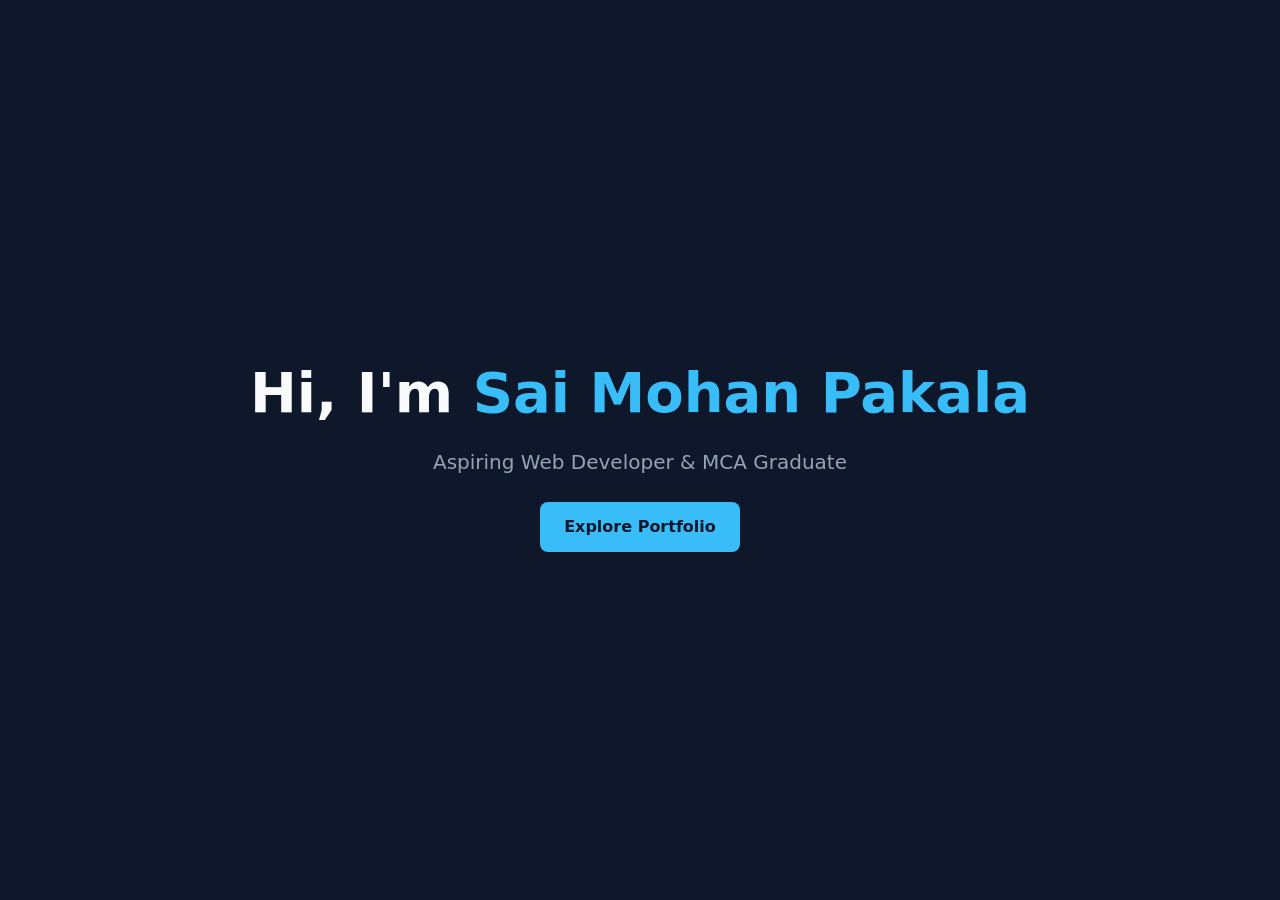
<file: index.html>
<!DOCTYPE html>
<html lang="en">
<head>
  <meta charset="UTF-8">
  <meta name="viewport" content="width=device-width, initial-scale=1.0">
  <title>Sai Mohan Pakala - Welcome</title>
  <link rel="stylesheet" href="style.css">
</head>
<body>

  <header class="hero-section">
    <div class="fade-in-up">
      <h1 class="animated-title">Hi, I'm <span class="highlight">Sai Mohan Pakala</span></h1>
      <p class="subtitle">Aspiring Web Developer & MCA Graduate</p>
      <a href="portfolio.html" class="btn">Explore Portfolio</a>
    </div>
  </header>
  

</body>
</html>
</file>
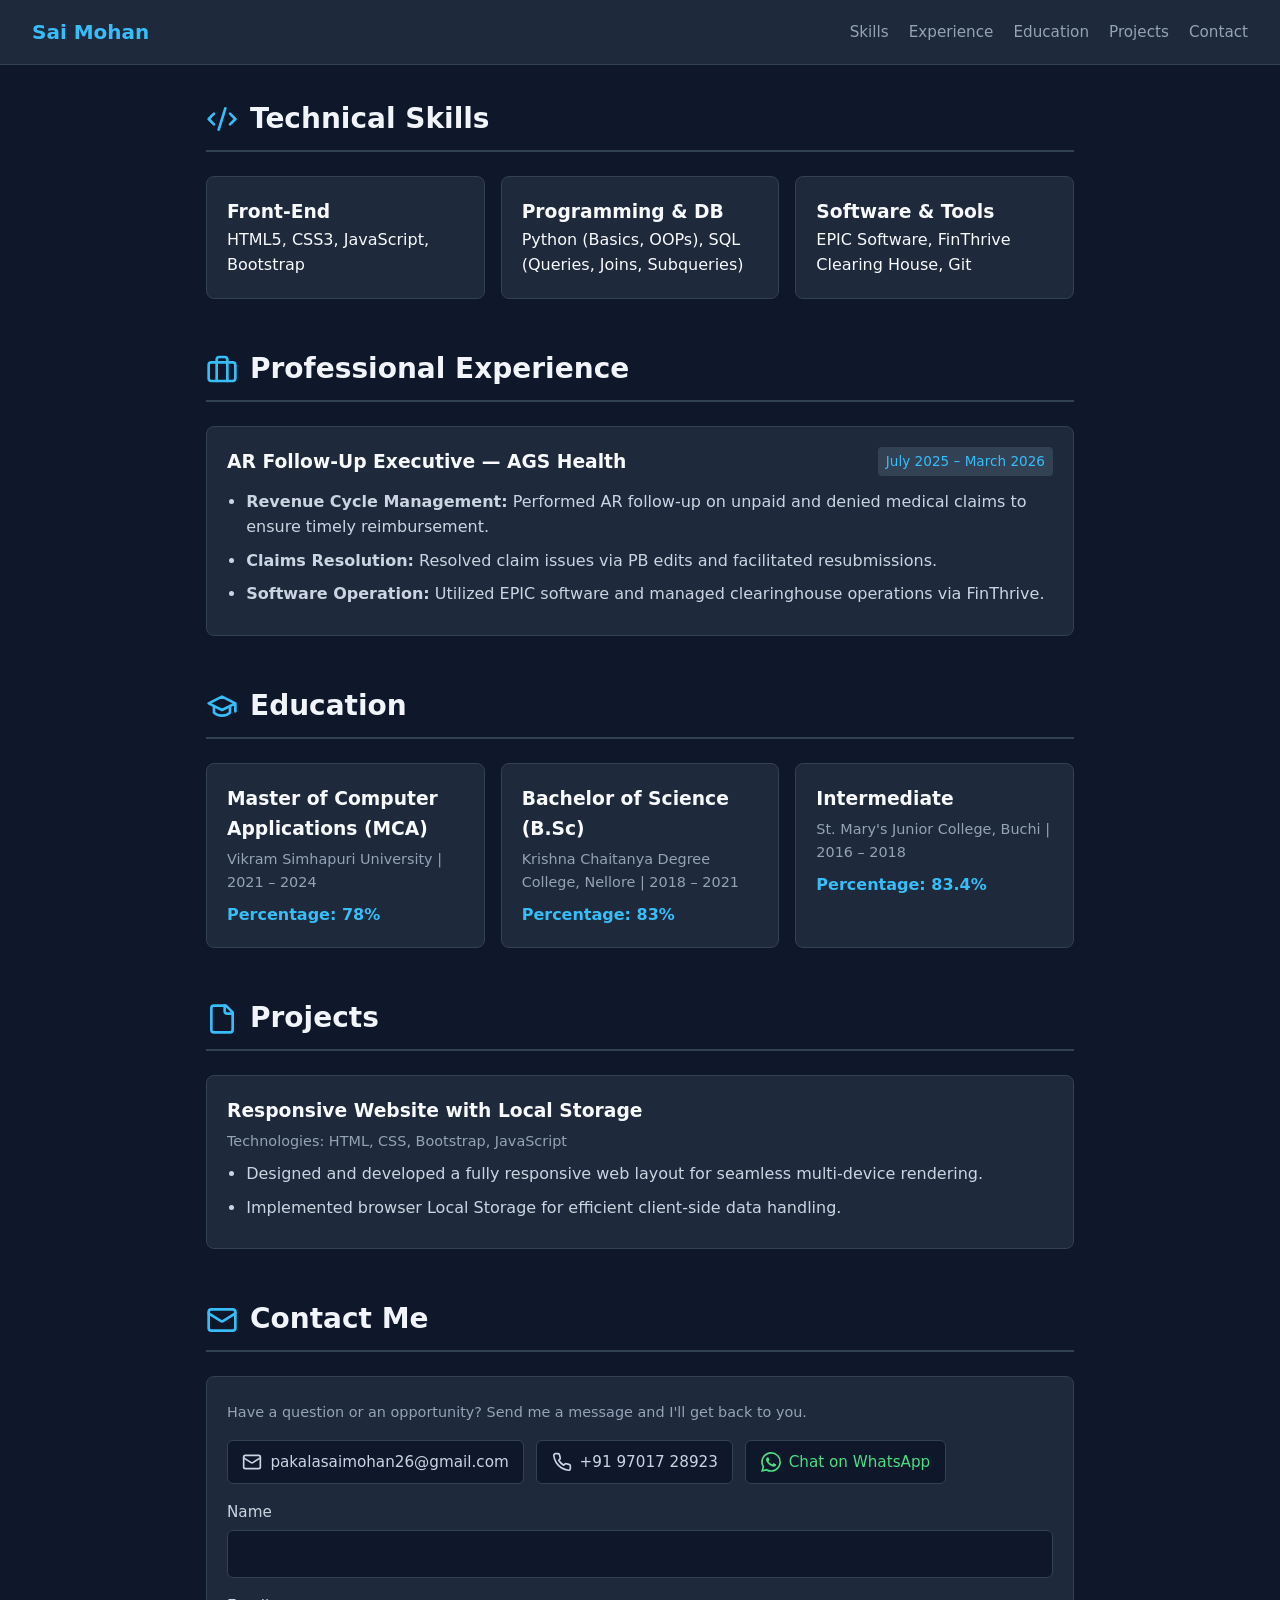
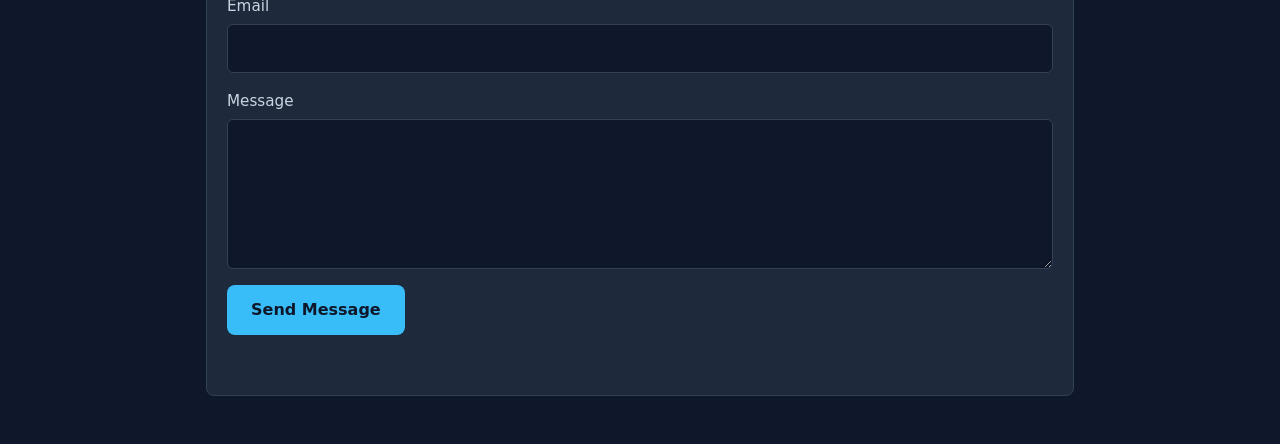
<file: portfolio.html>
<!DOCTYPE html>
<html lang="en">
<head>
  <meta charset="UTF-8">
  <meta name="viewport" content="width=device-width, initial-scale=1.0">
  <title>Sai Mohan Pakala - Portfolio</title>
  <link rel="stylesheet" href="style.css">                           
</head>
<body class="portfolio-body">

  <nav class="navbar">
    <a href="index.html" class="logo">Sai Mohan</a>
    <div class="nav-links">
      <a href="#skills">Skills</a>
      <a href="#experience">Experience</a>
      <a href="#education">Education</a>
      <a href="#projects">Projects</a>
      <a href="#contact">Contact</a>
    </div>
  </nav>

  <main class="container">

    <!-- SKILLS SECTION -->
    <section id="skills" class="section">
      <div class="section-title">
        <svg xmlns="http://www.w3.org/2000/svg" width="32" height="32" viewBox="0 0 24 24" fill="none" stroke="#38bdf8" stroke-width="2" stroke-linecap="round" stroke-linejoin="round"><path d="m18 16 4-4-4-4"/><path d="m6 8-4 4 4 4"/><path d="m14.5 4-5 16"/></svg>
        <h2>Technical Skills</h2>
      </div>

      <div class="skills-grid">
        <div class="card">
          <h3>Front-End</h3>
          <p>HTML5, CSS3, JavaScript, Bootstrap</p>
        </div>
        <div class="card">
          <h3>Programming & DB</h3>
          <p>Python (Basics, OOPs), SQL (Queries, Joins, Subqueries)</p>
        </div>
        <div class="card">
          <h3>Software & Tools</h3>
          <p>EPIC Software, FinThrive Clearing House, Git</p>
        </div>
      </div>
    </section>

    <!-- EXPERIENCE SECTION -->
    <section id="experience" class="section">
      <div class="section-title">
        <svg xmlns="http://www.w3.org/2000/svg" width="32" height="32" viewBox="0 0 24 24" fill="none" stroke="#38bdf8" stroke-width="2" stroke-linecap="round" stroke-linejoin="round"><rect width="20" height="14" x="2" y="7" rx="2" ry="2"/><path d="M16 21V5a2 2 0 0 0-2-2h-4a2 2 0 0 0-2 2v16"/></svg>
        <h2>Professional Experience</h2>
      </div>

      <div class="card card-wide">
        <div class="card-header">
          <h3>AR Follow-Up Executive — AGS Health</h3>
          <span class="badge">July 2025 – March 2026</span>
        </div>
        <ul>
          <li><strong>Revenue Cycle Management:</strong> Performed AR follow-up on unpaid and denied medical claims to ensure timely reimbursement.</li>
          <li><strong>Claims Resolution:</strong> Resolved claim issues via PB edits and facilitated resubmissions.</li>
          <li><strong>Software Operation:</strong> Utilized EPIC software and managed clearinghouse operations via FinThrive.</li>
        </ul>
      </div>
    </section>

    <!-- EDUCATION SECTION -->
    <section id="education" class="section">
      <div class="section-title">
        <svg xmlns="http://www.w3.org/2000/svg" width="32" height="32" viewBox="0 0 24 24" fill="none" stroke="#38bdf8" stroke-width="2" stroke-linecap="round" stroke-linejoin="round"><path d="M22 10v6M2 10l10-5 10 5-10 5z"/><path d="M6 12v5c3 3 9 3 12 0v-5"/></svg>
        <h2>Education</h2>
      </div>

      <div class="timeline">
        <div class="card">
          <h3>Master of Computer Applications (MCA)</h3>
          <p class="subtitle-text">Vikram Simhapuri University | 2021 – 2024</p>
          <p class="score">Percentage: 78%</p>
        </div>
        <div class="card">
          <h3>Bachelor of Science (B.Sc)</h3>
          <p class="subtitle-text">Krishna Chaitanya Degree College, Nellore | 2018 – 2021</p>
          <p class="score">Percentage: 83%</p>
        </div>
        <div class="card">
          <h3>Intermediate</h3>
          <p class="subtitle-text">St. Mary's Junior College, Buchi | 2016 – 2018</p>
          <p class="score">Percentage: 83.4%</p>
        </div>
      </div>
    </section>

    <!-- PROJECTS SECTION -->
    <section id="projects" class="section">
      <div class="section-title">
        <svg xmlns="http://www.w3.org/2000/svg" width="32" height="32" viewBox="0 0 24 24" fill="none" stroke="#38bdf8" stroke-width="2" stroke-linecap="round" stroke-linejoin="round"><path d="M15 2H6a2 2 0 0 0-2 2v16a2 2 0 0 0 2 2h12a2 2 0 0 0 2-2V7Z"/><path d="M14 2v4a2 2 0 0 0 2 2h4"/></svg>
        <h2>Projects</h2>
      </div>

      <div class="card card-wide">
        <h3>Responsive Website with Local Storage</h3>
        <p class="subtitle-text">Technologies: HTML, CSS, Bootstrap, JavaScript</p>
        <ul>
          <li>Designed and developed a fully responsive web layout for seamless multi-device rendering.</li>
          <li>Implemented browser Local Storage for efficient client-side data handling.</li>
        </ul>
      </div>
    </section>

    <!-- CONTACT SECTION -->
    <section id="contact" class="section">
      <div class="section-title">
        <svg xmlns="http://www.w3.org/2000/svg" width="32" height="32" viewBox="0 0 24 24" fill="none" stroke="#38bdf8" stroke-width="2" stroke-linecap="round" stroke-linejoin="round"><rect width="20" height="16" x="2" y="4" rx="2"/><path d="m22 7-8.97 5.7a1.94 1.94 0 0 1-2.06 0L2 7"/></svg>
        <h2>Contact Me</h2>
      </div>

      <div class="card card-wide contact-card">
        <p class="subtitle-text">Have a question or an opportunity? Send me a message and I'll get back to you.</p>
        <div class="contact-links">
          <a href="mailto:pakalasaimohan26@gmail.com" class="contact-link">
            <svg xmlns="http://www.w3.org/2000/svg" width="20" height="20" viewBox="0 0 24 24" fill="none" stroke="currentColor" stroke-width="2" stroke-linecap="round" stroke-linejoin="round"><rect width="20" height="16" x="2" y="4" rx="2"/><path d="m22 7-8.97 5.7a1.94 1.94 0 0 1-2.06 0L2 7"/></svg>
            pakalasaimohan26@gmail.com
          </a>
          <a href="tel:+919701728923" class="contact-link">
            <svg xmlns="http://www.w3.org/2000/svg" width="20" height="20" viewBox="0 0 24 24" fill="none" stroke="currentColor" stroke-width="2" stroke-linecap="round" stroke-linejoin="round"><path d="M22 16.92v3a2 2 0 0 1-2.18 2 19.79 19.79 0 0 1-8.63-3.07 19.5 19.5 0 0 1-6-6 19.79 19.79 0 0 1-3.07-8.67A2 2 0 0 1 4.11 2h3a2 2 0 0 1 2 1.72c.13.96.36 1.9.7 2.81a2 2 0 0 1-.45 2.11L8.09 9.91a16 16 0 0 0 6 6l1.27-1.27a2 2 0 0 1 2.11-.45c.91.34 1.85.57 2.81.7A2 2 0 0 1 22 16.92z"/></svg>
            +91 97017 28923
          </a>
          <a href="https://wa.me/919701728923" class="contact-link whatsapp" target="_blank" rel="noopener noreferrer">
            <svg xmlns="http://www.w3.org/2000/svg" width="20" height="20" viewBox="0 0 24 24" fill="currentColor"><path d="M17.47 14.38c-.3-.15-1.75-.86-2.02-.96-.27-.1-.47-.15-.67.15-.2.3-.77.96-.94 1.16-.17.2-.35.22-.64.07-.3-.15-1.26-.46-2.4-1.48-.89-.79-1.49-1.77-1.66-2.07-.17-.3-.02-.46.13-.6.13-.14.3-.35.45-.52.15-.18.2-.3.3-.5.1-.2.05-.37-.03-.52-.07-.15-.67-1.61-.92-2.2-.24-.58-.49-.5-.67-.51h-.57c-.2 0-.52.07-.79.37-.27.3-1.04 1.02-1.04 2.48s1.07 2.88 1.21 3.08c.15.2 2.1 3.2 5.08 4.49.71.31 1.26.49 1.69.63.71.22 1.36.19 1.87.12.57-.09 1.75-.72 2-1.41.25-.69.25-1.29.17-1.41-.07-.13-.27-.2-.57-.35M12.05 21.79h-.01a9.87 9.87 0 0 1-5.03-1.38l-.36-.21-3.74.98 1-3.65-.24-.37a9.86 9.86 0 0 1-1.51-5.26c0-5.45 4.44-9.88 9.9-9.88a9.83 9.83 0 0 1 9.88 9.89c0 5.45-4.44 9.88-9.89 9.88m8.41-18.3A11.81 11.81 0 0 0 12.05 0C5.5 0 .16 5.34.16 11.89c0 2.1.55 4.14 1.59 5.95L.06 24l6.3-1.65a11.88 11.88 0 0 0 5.68 1.45h.01c6.55 0 11.89-5.34 11.89-11.89a11.82 11.82 0 0 0-3.48-8.41z"/></svg>
            Chat on WhatsApp
          </a>
        </div>
        <form id="contact-form" name="contact" method="POST" data-netlify="true" netlify-honeypot="bot-field" class="contact-form">
          <input type="hidden" name="form-name" value="contact">
          <input type="hidden" name="subject" value="New portfolio message from %{formName}">
          <p class="hidden-field">
            <label>Don't fill this out: <input name="bot-field"></label>
          </p>
          <div class="form-row">
            <label for="contact-name">Name</label>
            <input id="contact-name" type="text" name="name" autocomplete="name" required>
          </div>
          <div class="form-row">
            <label for="contact-email">Email</label>
            <input id="contact-email" type="email" name="email" autocomplete="email" required>
          </div>
          <div class="form-row">
            <label for="contact-message">Message</label>
            <textarea id="contact-message" name="message" rows="5" required></textarea>
          </div>
          <button type="submit" class="btn">Send Message</button>
          <p id="form-status" class="form-status" role="status" aria-live="polite"></p>
        </form>
      </div>
    </section>

  </main>

  <script>
    const contactForm = document.getElementById('contact-form');
    const formStatus = document.getElementById('form-status');

    contactForm.addEventListener('submit', async (e) => {
      e.preventDefault();
      const button = contactForm.querySelector('button[type="submit"]');
      button.disabled = true;
      formStatus.className = 'form-status';
      formStatus.textContent = 'Sending...';

      try {
        const response = await fetch('/', {
          method: 'POST',
          headers: { 'Content-Type': 'application/x-www-form-urlencoded' },
          body: new URLSearchParams(new FormData(contactForm)).toString(),
        });
        if (!response.ok) throw new Error('Request failed');
        contactForm.reset();
        formStatus.classList.add('success');
        formStatus.textContent = "Thanks! Your message has been sent.";
      } catch (err) {
        formStatus.classList.add('error');
        formStatus.textContent = 'Sorry, something went wrong. Please try again.';
      } finally {
        button.disabled = false;
      }
    });
  </script>
</body>
</html>
</file>
<file: style.css>
* {
  margin: 0;
  padding: 0;
  box-sizing: border-box;
}

body {
  font-family: system-ui, -apple-system, sans-serif;
  background-color: #0f172a;
  color: #f8fafc;
  line-height: 1.6;
}

/* Opening / Landing Page Setup */
body:not(.portfolio-body) {
  display: flex;
  justify-content: center;
  align-items: center;
  min-height: 100vh;
  padding: 1rem;
}

.hero-section {
  text-align: center;
  width: 100%;
}

/* Animations */
.fade-in-up {
  opacity: 0;
  transform: translateY(30px);
  animation: fadeInUp 1.2s cubic-bezier(0.16, 1, 0.3, 1) forwards;
}

@keyframes fadeInUp {
  to {
    opacity: 1;
    transform: translateY(0);
  }
}

.animated-title {
  font-size: clamp(2rem, 5vw, 3.5rem);
  margin-bottom: 0.5rem;
}

.highlight {
  color: #38bdf8;
}

.subtitle {
  font-size: clamp(1rem, 2.5vw, 1.25rem);
  color: #94a3b8;
  margin-bottom: 1.5rem;
}

.btn {
  display: inline-block;
  padding: 0.75rem 1.5rem;
  background-color: #38bdf8;
  color: #0f172a;
  font-weight: bold;
  text-decoration: none;
  border-radius: 8px;
  transition: transform 0.3s ease, background-color 0.3s ease;
}

.btn:hover {
  transform: scale(1.05);
  background-color: #7dd3fc;
}

/* Navbar */
.navbar {
  position: sticky;
  top: 0;
  background-color: #1e293b;
  display: flex;
  flex-wrap: wrap;
  justify-content: space-between;
  align-items: center;
  padding: 1rem 2rem;
  z-index: 100;
  border-bottom: 1px solid #334155;
  gap: 1rem;
}

.logo {
  font-size: 1.25rem;
  font-weight: bold;
  color: #38bdf8;
  text-decoration: none;
}

.nav-links {
  display: flex;
  gap: 1.25rem;
  flex-wrap: wrap;
}

.nav-links a {
  color: #94a3b8;
  text-decoration: none;
  transition: color 0.2s ease;
  font-size: 0.95rem;
}

.nav-links a:hover {
  color: #38bdf8;
}

/* Container & Sections */
.container {
  max-width: 900px;
  margin: 2rem auto;
  padding: 0 1rem;
}

.section {
  margin-bottom: 3rem;
}

.section-title {
  display: flex;
  align-items: center;
  gap: 0.75rem;
  margin-bottom: 1.5rem;
  border-bottom: 2px solid #334155;
  padding-bottom: 0.5rem;
}

.section-title h2 {
  font-size: clamp(1.4rem, 4vw, 1.75rem);
  color: #f1f5f9;
}

/* Responsive Grid & Cards */
.skills-grid, .timeline {
  display: grid;
  grid-template-columns: repeat(auto-fit, minmax(260px, 1fr));
  gap: 1rem;
}

.card {
  background-color: #1e293b;
  padding: 1.25rem;
  border-radius: 8px;
  border: 1px solid #334155;
  transition: transform 0.2s ease, border-color 0.2s ease;
}

.card:hover {
  transform: translateY(-3px);
  border-color: #38bdf8;
}

.card-wide {
  margin-bottom: 1rem;
}

.card-header {
  display: flex;
  flex-wrap: wrap;
  justify-content: space-between;
  align-items: flex-start;
  gap: 0.5rem;
  margin-bottom: 0.75rem;
}

.badge {
  background-color: #334155;
  color: #38bdf8;
  font-size: 0.85rem;
  padding: 0.25rem 0.5rem;
  border-radius: 4px;
  white-space: nowrap;
}

.subtitle-text {
  color: #94a3b8;
  font-size: 0.9rem;
  margin-top: 0.25rem;
  margin-bottom: 0.5rem;
}

.score {
  color: #38bdf8;
  font-weight: 600;
  margin-top: 0.5rem;
}

ul {
  padding-left: 1.2rem;
  color: #cbd5e1;
}

li {
  margin-bottom: 0.5rem;
}

/* Fluid Responsive Video Container */
.video-container video,
.responsive-video iframe {
  width: 100%;
  max-width: 800px;
  aspect-ratio: 16 / 9;
  height: auto;
  border-radius: 8px;
  border: 1px solid #334155;
  display: block;
  margin: 0 auto;
}

/* Mobile Adjustments */
@media (max-width: 600px) {
  .navbar {
    padding: 0.85rem 1rem;
    justify-content: center;
    text-align: center;
  }

  .nav-links {
    justify-content: center;
    gap: 0.85rem;
  }

  .card-header {
    flex-direction: column;
  }
}
/* Contact Form */
.contact-card:hover {
  transform: none;
}

.contact-form {
  display: flex;
  flex-direction: column;
  gap: 1rem;
  margin-top: 1rem;
}

.form-row {
  display: flex;
  flex-direction: column;
  gap: 0.35rem;
}

.form-row label {
  color: #cbd5e1;
  font-size: 0.95rem;
}

.contact-form input,
.contact-form textarea {
  font: inherit;
  color: #f8fafc;
  background-color: #0f172a;
  border: 1px solid #334155;
  border-radius: 6px;
  padding: 0.65rem 0.75rem;
  transition: border-color 0.2s ease;
}

.contact-form textarea {
  resize: vertical;
}

.contact-form input:focus,
.contact-form textarea:focus {
  outline: none;
  border-color: #38bdf8;
}

.contact-form .btn {
  align-self: flex-start;
  border: none;
  cursor: pointer;
  font: inherit;
  font-weight: bold;
}

.contact-form .btn:disabled {
  opacity: 0.6;
  cursor: not-allowed;
}

.hidden-field {
  display: none;
}

.form-status {
  font-size: 0.95rem;
  min-height: 1.5rem;
}

.form-status.success {
  color: #4ade80;
}

.form-status.error {
  color: #f87171;
}

/* Direct Contact Links */
.contact-links {
  display: flex;
  flex-wrap: wrap;
  gap: 0.75rem;
  margin: 1rem 0 0.5rem;
}

.contact-link {
  display: inline-flex;
  align-items: center;
  gap: 0.5rem;
  padding: 0.55rem 0.9rem;
  background-color: #0f172a;
  border: 1px solid #334155;
  border-radius: 6px;
  color: #cbd5e1;
  text-decoration: none;
  font-size: 0.95rem;
  word-break: break-all;
  transition: border-color 0.2s ease, color 0.2s ease;
}

.contact-link:hover {
  border-color: #38bdf8;
  color: #38bdf8;
}

.contact-link.whatsapp {
  color: #4ade80;
}

.contact-link.whatsapp:hover {
  border-color: #25d366;
  color: #25d366;
}
</file>
